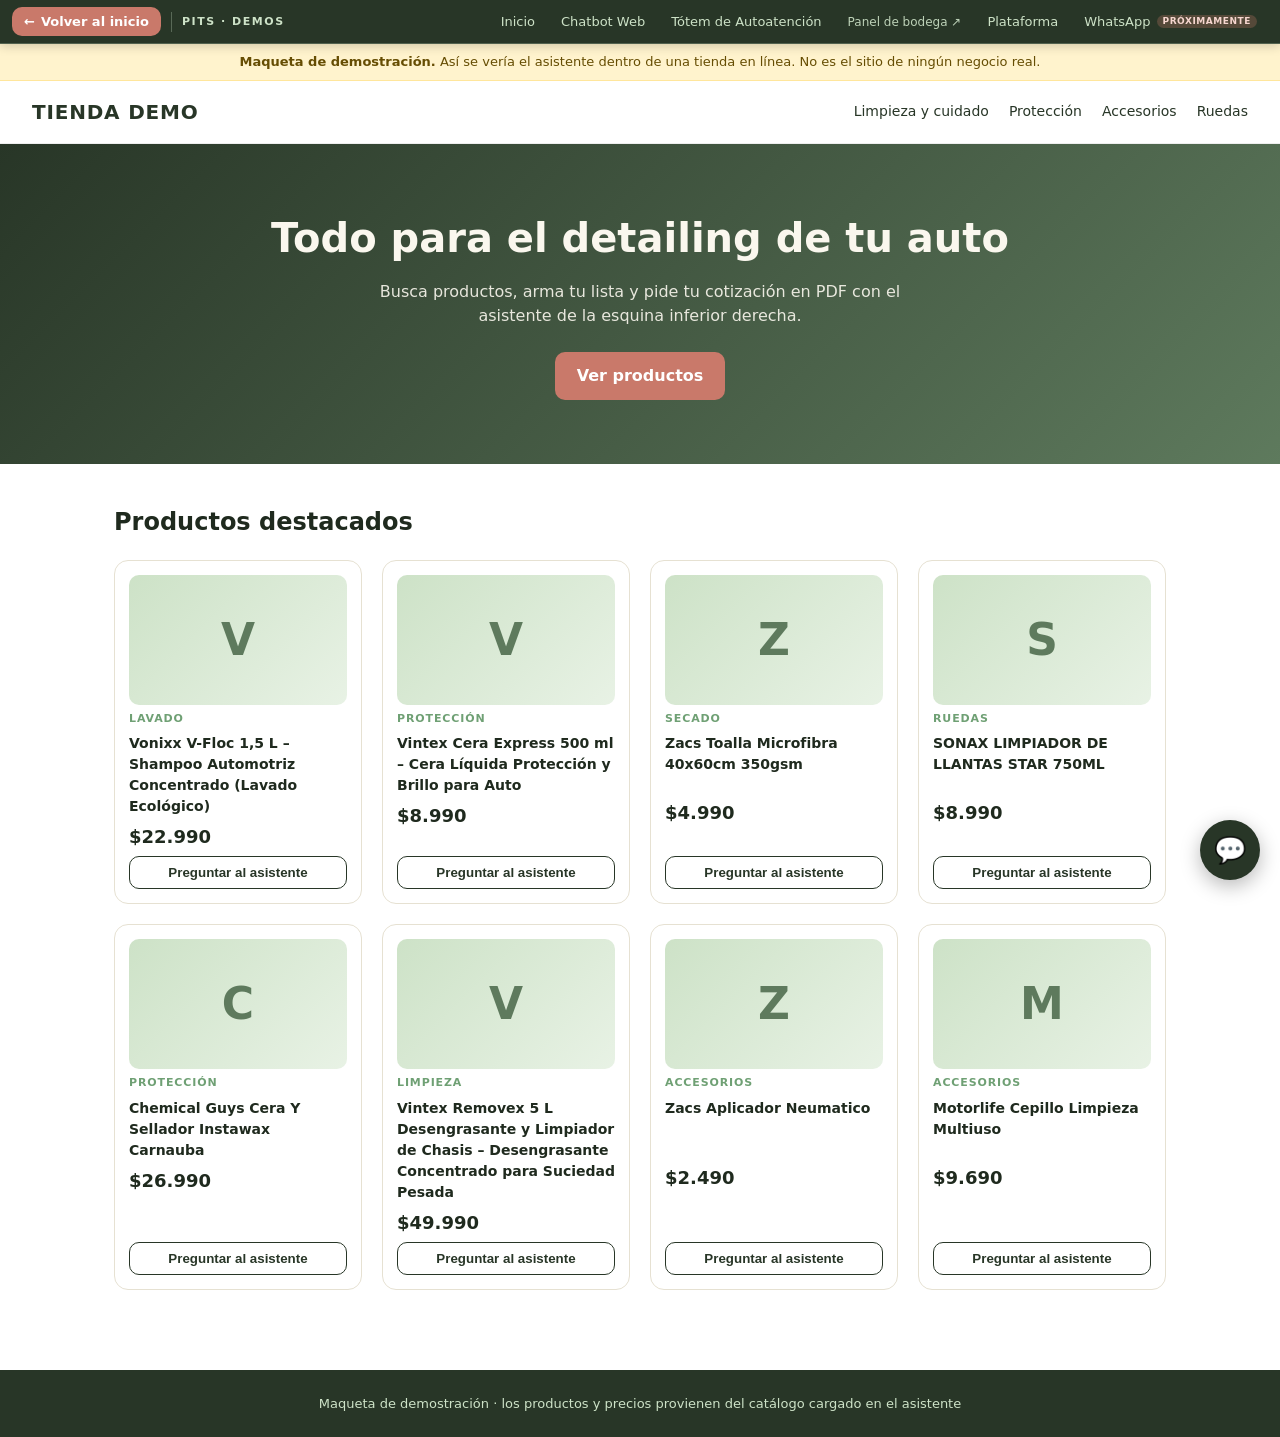
<file: demo-tienda.html>
<!DOCTYPE html>
<html lang="es">
<head>
<meta charset="UTF-8">
<meta name="viewport" content="width=device-width, initial-scale=1">
<link rel="icon" href="data:,">
<title>Maqueta de demostración | Tienda de detailing con asistente de cotizaciones</title>
<style>
*{box-sizing:border-box}
body{margin:0;font-family:system-ui,-apple-system,"Segoe UI",Roboto,sans-serif;color:#1f2a1e;background:#fff;line-height:1.5;padding-top:var(--pits-nav-h,0px)}
.aviso{background:#fff3cd;color:#664d03;text-align:center;padding:8px 12px;font-size:13px;border-bottom:1px solid #ffe69c}
header{display:flex;align-items:center;justify-content:space-between;gap:16px;padding:16px 32px;border-bottom:1px solid #eee;flex-wrap:wrap}
.logo{font-weight:800;font-size:20px;letter-spacing:.04em;color:#283627}
nav{display:flex;gap:20px;font-size:14px;flex-wrap:wrap}
nav a{color:#283627;text-decoration:none}
nav a:hover{text-decoration:underline}
.hero{background:linear-gradient(135deg,#283627,#5e7a5d);color:#faf7ee;padding:64px 32px;text-align:center}
.hero h1{margin:0 0 12px;font-size:clamp(26px,4vw,40px)}
.hero p{margin:0 auto 24px;max-width:560px;opacity:.9}
.hero a{display:inline-block;background:#c9796a;color:#fff;text-decoration:none;padding:12px 22px;border-radius:10px;font-weight:700}
main{max-width:1100px;margin:0 auto;padding:40px 24px}
h2{margin:0 0 20px;font-size:24px}
.grid{display:grid;grid-template-columns:repeat(auto-fill,minmax(230px,1fr));gap:20px}
.prod{border:1px solid #e6e1d2;border-radius:14px;padding:14px;display:flex;flex-direction:column;gap:6px;background:#fff}
.img{height:130px;border-radius:10px;background:linear-gradient(135deg,#cde2c7,#e8f2e5);display:flex;align-items:center;justify-content:center;font-size:44px;font-weight:800;color:#5e7a5d}
.cat{font-size:11px;text-transform:uppercase;letter-spacing:.08em;color:#6fa074;font-weight:700}
.prod h3{margin:0;font-size:14px;font-weight:600;min-height:60px}
.precio{margin:0;font-weight:800;font-size:18px}
.prod button{margin-top:auto;border:1px solid #283627;background:#fff;color:#283627;border-radius:10px;padding:8px;font-weight:600;cursor:pointer}
.prod button:hover{background:#283627;color:#fff}
.nota{margin-top:36px;padding:16px 20px;background:#faf7ee;border:1px solid #ebdcb4;border-radius:12px;font-size:14px}
code{background:#f1ede0;padding:2px 6px;border-radius:6px;font-size:13px}
footer{margin-top:40px;padding:24px 32px;background:#283627;color:#cde2c7;font-size:13px;text-align:center}
</style>
</head>
<body>
<div class="aviso"><strong>Maqueta de demostración.</strong> Así se vería el asistente dentro de una tienda en línea. No es el sitio de ningún negocio real.</div>
<header>
  <div class="logo">TIENDA DEMO</div>
  <nav aria-label="Principal">
    <a href="#productos">Limpieza y cuidado</a><a href="#productos">Protección</a><a href="#productos">Accesorios</a><a href="#productos">Ruedas</a>
  </nav>
</header>
<section class="hero">
  <h1>Todo para el detailing de tu auto</h1>
  <p>Busca productos, arma tu lista y pide tu cotización en PDF con el asistente de la esquina inferior derecha.</p>
  <a href="#productos">Ver productos</a>
</section>
<main id="productos">
  <h2>Productos destacados</h2>
  <div class="grid">
      <article class="prod">
        <div class="img" aria-hidden="true">V</div>
        <span class="cat">Lavado</span>
        <h3>Vonixx V-Floc 1,5 L – Shampoo Automotriz Concentrado (Lavado Ecológico)</h3>
        <p class="precio">$22.990</p>
        <button type="button" data-q="Vonixx V-Floc 1,5 L – Shampoo Automotriz Concentrado (Lavado Ecológico)">Preguntar al asistente</button>
      </article>
      <article class="prod">
        <div class="img" aria-hidden="true">V</div>
        <span class="cat">Protección</span>
        <h3>Vintex Cera Express 500 ml – Cera Líquida Protección y Brillo para Auto</h3>
        <p class="precio">$8.990</p>
        <button type="button" data-q="Vintex Cera Express 500 ml – Cera Líquida Protección y Brillo para Auto">Preguntar al asistente</button>
      </article>
      <article class="prod">
        <div class="img" aria-hidden="true">Z</div>
        <span class="cat">Secado</span>
        <h3>Zacs Toalla Microfibra 40x60cm 350gsm</h3>
        <p class="precio">$4.990</p>
        <button type="button" data-q="Zacs Toalla Microfibra 40x60cm 350gsm">Preguntar al asistente</button>
      </article>
      <article class="prod">
        <div class="img" aria-hidden="true">S</div>
        <span class="cat">Ruedas</span>
        <h3>SONAX LIMPIADOR DE LLANTAS STAR 750ML</h3>
        <p class="precio">$8.990</p>
        <button type="button" data-q="SONAX LIMPIADOR DE LLANTAS STAR 750ML">Preguntar al asistente</button>
      </article>
      <article class="prod">
        <div class="img" aria-hidden="true">C</div>
        <span class="cat">Protección</span>
        <h3>Chemical Guys Cera Y Sellador Instawax Carnauba</h3>
        <p class="precio">$26.990</p>
        <button type="button" data-q="Chemical Guys Cera Y Sellador Instawax Carnauba">Preguntar al asistente</button>
      </article>
      <article class="prod">
        <div class="img" aria-hidden="true">V</div>
        <span class="cat">Limpieza</span>
        <h3>Vintex Removex 5 L Desengrasante y Limpiador de Chasis – Desengrasante Concentrado para Suciedad Pesada</h3>
        <p class="precio">$49.990</p>
        <button type="button" data-q="Vintex Removex 5 L Desengrasante y Limpiador de Chasis – Desengrasante Concentrado para Suciedad Pesada">Preguntar al asistente</button>
      </article>
      <article class="prod">
        <div class="img" aria-hidden="true">Z</div>
        <span class="cat">Accesorios</span>
        <h3>Zacs Aplicador Neumatico</h3>
        <p class="precio">$2.490</p>
        <button type="button" data-q="Zacs Aplicador Neumatico">Preguntar al asistente</button>
      </article>
      <article class="prod">
        <div class="img" aria-hidden="true">M</div>
        <span class="cat">Accesorios</span>
        <h3>Motorlife Cepillo Limpieza Multiuso</h3>
        <p class="precio">$9.690</p>
        <button type="button" data-q="Motorlife Cepillo Limpieza Multiuso">Preguntar al asistente</button>
      </article>
  </div>
</main>
<footer>Maqueta de demostración &middot; los productos y precios provienen del catálogo cargado en el asistente</footer>
<script src="/widget.js" data-titulo="Asistente de cotizaciones" defer></script>
<script src="/nav.js" defer></script>
<script>
document.addEventListener('click', function (e) {
  var b = e.target.closest('button[data-q]');
  if (b && window.PitsChat) window.PitsChat.send(b.getAttribute('data-q'));
});
</script>
</body>
</html>
</file>
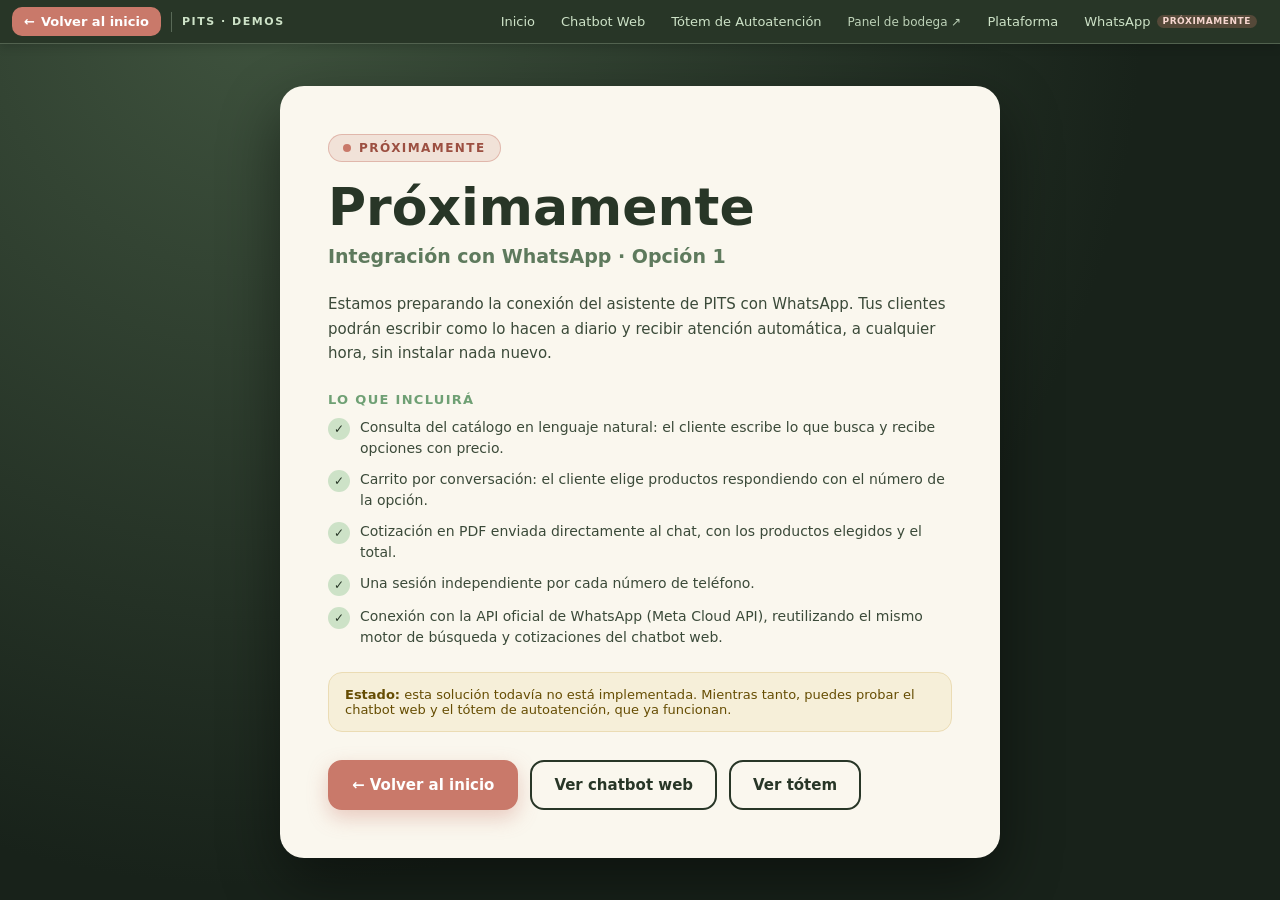
<file: whatsapp.html>
<!DOCTYPE html>
<html lang="es">
<head>
<meta charset="UTF-8">
<meta name="viewport" content="width=device-width, initial-scale=1">
<link rel="icon" href="data:,">
<title>WhatsApp | Próximamente | PITS</title>
<style>
*{box-sizing:border-box}
html,body{margin:0;min-height:100%}
body{font-family:system-ui,-apple-system,"Segoe UI",Roboto,sans-serif;color:#faf7ee;padding-top:var(--pits-nav-h,0px);
  background:radial-gradient(circle at 20% 0,#3f533e 0,#18221a 65%) fixed;min-height:100vh;display:flex;flex-direction:column}
main{flex:1;display:grid;place-items:center;padding:32px 16px}
.tarjeta{width:100%;max-width:720px;background:#faf7ee;color:#1f2a1e;border-radius:24px;padding:clamp(24px,5vw,48px);
  box-shadow:0 24px 60px rgba(0,0,0,.45);animation:entra .5s ease both}
@keyframes entra{from{opacity:0;transform:translateY(14px)}to{opacity:1;transform:none}}
.insignia{display:inline-flex;align-items:center;gap:8px;background:rgba(201,121,106,.16);color:#9c4f41;border:1px solid rgba(201,121,106,.4);
  padding:6px 14px;border-radius:99px;font-size:12px;font-weight:800;letter-spacing:.12em;text-transform:uppercase}
.punto{width:8px;height:8px;border-radius:50%;background:#c9796a;animation:pulso 1.8s infinite}
@keyframes pulso{0%{box-shadow:0 0 0 0 rgba(201,121,106,.6)}70%{box-shadow:0 0 0 8px rgba(201,121,106,0)}100%{box-shadow:0 0 0 0 rgba(201,121,106,0)}}
h1{margin:18px 0 6px;font-size:clamp(32px,6vw,52px);line-height:1.05;color:#283627}
.sub{margin:0 0 20px;font-size:clamp(16px,2.4vw,19px);font-weight:700;color:#5e7a5d}
p{margin:0 0 16px;line-height:1.65;font-size:15px;color:#3b4a39}
h2{margin:26px 0 10px;font-size:13px;letter-spacing:.1em;text-transform:uppercase;color:#6fa074}
ul{margin:0;padding:0;list-style:none;display:grid;gap:10px}
li{display:flex;gap:10px;align-items:flex-start;font-size:14px;line-height:1.5;color:#3b4a39}
li::before{content:"✓";flex:none;width:22px;height:22px;border-radius:50%;background:#cde2c7;color:#283627;font-weight:800;font-size:12px;display:grid;place-items:center;margin-top:1px}
.aviso{margin-top:24px;padding:14px 16px;border-radius:14px;background:#f6efd9;border:1px solid #ebdcb4;font-size:13px;color:#664d03}
.acciones{display:flex;gap:12px;flex-wrap:wrap;margin-top:28px}
.btn{display:inline-flex;align-items:center;justify-content:center;gap:8px;text-decoration:none;font-weight:700;font-size:15px;padding:14px 22px;border-radius:14px;
  border:2px solid #283627;color:#283627;background:transparent;transition:transform .15s,background .2s,box-shadow .2s}
.btn:hover{background:rgba(40,54,39,.08)}
.btn:active{transform:scale(.98)}
.btn:focus-visible{outline:3px solid #c9796a;outline-offset:2px}
.btn.prim{background:#c9796a;border-color:#c9796a;color:#fff;box-shadow:0 8px 20px rgba(201,121,106,.35)}
.btn.prim:hover{background:#b56354}
@media (max-width:520px){.btn{width:100%}}
@media (prefers-reduced-motion:reduce){*{animation:none!important;transition:none!important}}
</style>
</head>
<body>
<main>
  <section class="tarjeta" aria-labelledby="titulo">
    <span class="insignia"><span class="punto"></span> Próximamente</span>
    <h1 id="titulo">Próximamente</h1>
    <p class="sub">Integración con WhatsApp · Opción 1</p>
    <p>Estamos preparando la conexión del asistente de PITS con WhatsApp. Tus clientes podrán escribir como lo hacen a diario y recibir atención automática, a cualquier hora, sin instalar nada nuevo.</p>

    <h2>Lo que incluirá</h2>
    <ul>
      <li>Consulta del catálogo en lenguaje natural: el cliente escribe lo que busca y recibe opciones con precio.</li>
      <li>Carrito por conversación: el cliente elige productos respondiendo con el número de la opción.</li>
      <li>Cotización en PDF enviada directamente al chat, con los productos elegidos y el total.</li>
      <li>Una sesión independiente por cada número de teléfono.</li>
      <li>Conexión con la API oficial de WhatsApp (Meta Cloud API), reutilizando el mismo motor de búsqueda y cotizaciones del chatbot web.</li>
    </ul>

    <div class="aviso"><strong>Estado:</strong> esta solución todavía no está implementada. Mientras tanto, puedes probar el chatbot web y el tótem de autoatención, que ya funcionan.</div>

    <div class="acciones">
      <a class="btn prim" href="/">← Volver al inicio</a>
      <a class="btn" href="/chatbot">Ver chatbot web</a>
      <a class="btn" href="/totem">Ver tótem</a>
    </div>
  </section>
</main>
<script src="/nav.js" defer></script>
</body>
</html>
</file>
